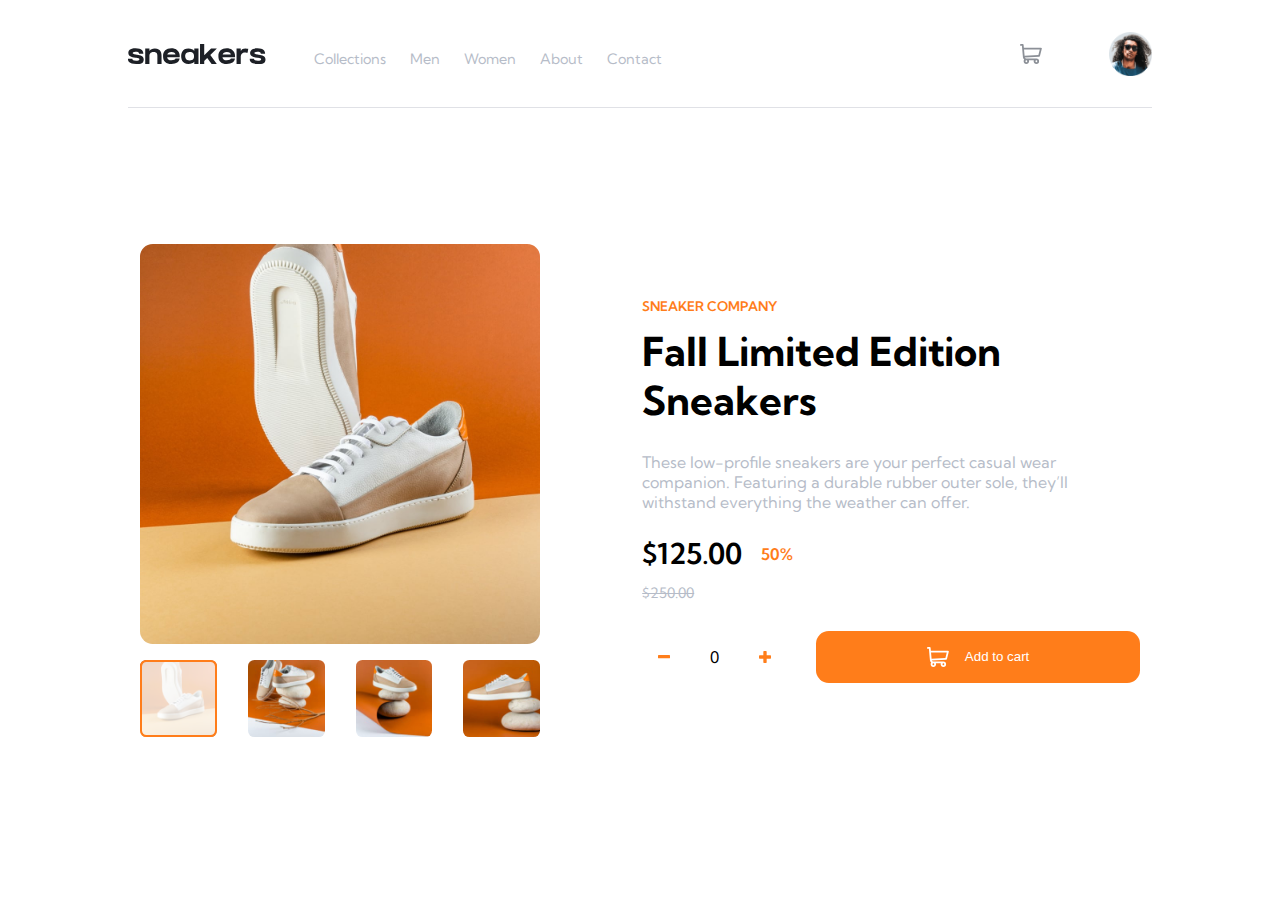
<file: index.html>
<!DOCTYPE html>
<html lang="en">
<head>
  <meta charset="UTF-8">
  <meta name="viewport" content="width=device-width, initial-scale=1.0"> <!-- displays site properly based on user's device -->

  <link rel="icon" type="image/png" sizes="32x32" href="./images/favicon-32x32.png">
  
  <title>Frontend Mentor | E-commerce product page</title>
<link rel="stylesheet" href="style.css">
</head>
<body>
  <div class="container">
    <header class="header">
      <div class="icon-menu">
        <svg width="16" height="15" xmlns="http://www.w3.org/2000/svg"><path d="M16 12v3H0v-3h16Zm0-6v3H0V6h16Zm0-6v3H0V0h16Z" fill="#69707D" fill-rule="evenodd"/></svg>
      </div>
      <div class="logo">
        <svg width="138" height="20" xmlns="http://www.w3.org/2000/svg"><path d="M8.217 20c4.761 0 7.519-.753 7.519-4.606 0-3.4-3.38-4.172-6.66-4.682l-.56-.085-.279-.041-.35-.053c-2.7-.405-3.18-.788-3.18-1.471 0-.478.49-1.331 2.843-1.331 2.455 0 3.493.647 3.493 1.87v.134h4.281v-.133c0-2.389-1.35-5.238-7.774-5.238-5.952 0-7.201 2.584-7.201 4.752 0 3.097 2.763 4.086 7.223 4.675.21.028.433.054.659.081 1.669.197 3.172.42 3.172 1.585 0 1.01-1.615 1.222-3.298 1.222-2.797 0-3.784-.593-3.784-1.92v-.134H.002L0 14.926v.317c.008.79.118 1.913 1.057 2.862C2.303 19.362 4.712 20 8.217 20Zm13.21 0v-7.49c0-2.104.547-4.423 4.176-4.423 3.915 0 3.778 2.777 3.768 4.042V20h4.18v-7.768c0-2.264-.176-7.766-6.732-7.766-2.778 0-4.192.911-5.195 2.28h-.197V4.467H17.22V20h4.207Zm21.959 0c5.094 0 7.787-2.07 8.217-5.405H47.53c-.386 1.02-1.63 1.72-4.143 1.72-2.721 0-3.962-1.03-4.25-3.106h12.527c.24-2.13-.029-5.417-3.026-7.44v.005c-1.312-.915-3.056-1.465-5.251-1.465-5.24 0-8.336 2.772-8.336 7.845 0 5.17 3.02 7.846 8.336 7.846Zm4.099-9.574h-8.188c.486-1.574 1.764-2.431 4.089-2.431 2.994 0 3.755 1.267 4.099 2.431ZM70.499 20V4.457H66.29V6.74h-.176c-1.053-1.377-2.809-2.283-5.677-2.283-6.433 0-7.225 5.293-7.253 7.635v.137c0 2.092.732 7.771 7.241 7.771 2.914 0 4.684-.818 5.734-2.169h.131V20H70.5Zm-8.854-3.623c-3.996 0-4.447-3.032-4.447-4.148 0-1.21.426-4.148 4.455-4.148 3.631 0 4.374 2.044 4.374 4.148 0 2.35-.742 4.148-4.382 4.148ZM88.826 20l-6.529-9.045 6.588-6.488h-5.827l-6.836 6.756V0h-4.187v19.954h4.187V16.94l3.02-2.976L83.6 20h5.226Zm9.9 0c5.094 0 7.786-2.07 8.217-5.405h-4.074c-.387 1.02-1.63 1.72-4.143 1.72-2.721 0-3.962-1.03-4.25-3.106h12.527c.24-2.13-.029-5.417-3.026-7.44v.005c-1.312-.915-3.057-1.465-5.251-1.465-5.24 0-8.336 2.772-8.336 7.845 0 5.17 3.02 7.846 8.336 7.846Zm4.098-9.574h-8.187c.485-1.574 1.763-2.431 4.089-2.431 2.994 0 3.755 1.267 4.098 2.431ZM112.76 20v-6.97c0-2.103.931-4.542 4.05-4.542 1.33 0 2.393.236 2.785.346l.67-3.976c-.728-.16-1.626-.392-2.757-.392-2.665 0-3.622.794-4.486 2.282h-.262V4.466h-4.21V20h4.21Zm17.221 0c4.761 0 7.519-.753 7.519-4.606 0-3.4-3.38-4.172-6.66-4.682l-.56-.085-.279-.041-.349-.053c-2.701-.405-3.181-.788-3.181-1.471 0-.478.49-1.331 2.843-1.331 2.455 0 3.493.647 3.493 1.87v.134h4.282v-.133c0-2.389-1.35-5.238-7.775-5.238-5.952 0-7.201 2.584-7.201 4.752 0 3.097 2.763 4.086 7.224 4.675.21.028.432.054.658.081 1.669.197 3.172.42 3.172 1.585 0 1.01-1.615 1.222-3.298 1.222-2.796 0-3.784-.593-3.784-1.92v-.134h-4.319l-.001.301v.317c.008.79.117 1.913 1.056 2.862 1.246 1.257 3.655 1.895 7.16 1.895Z" fill="#1D2026" fill-rule="nonzero"/></svg>
      </div>
      <nav class="nav-bar">
        <div class="container-nav-bar">
          <svg width="14" height="15" xmlns="http://www.w3.org/2000/svg"><path d="m11.596.782 2.122 2.122L9.12 7.499l4.597 4.597-2.122 2.122L7 9.62l-4.595 4.597-2.122-2.122L4.878 7.5.282 2.904 2.404.782l4.595 4.596L11.596.782Z" fill="#69707D" fill-rule="evenodd"/></svg>
          <ul>
            <li><a href="#">Collections</a></li>
            <li><a href="#">Men</a></li>
            <li><a href="#">Women</a></li>
            <li><a href="#">About</a></li>
            <li><a href="#">Contact</a></li>
          </ul>
        </div>
      </nav>
      <div class="cart-avatar">
        <div class="cart">
          <div class="quantity-products-card">
            
          </div>
          <div class="svg-cart">
            <svg width="22" height="20" xmlns="http://www.w3.org/2000/svg"><path d="M20.925 3.641H3.863L3.61.816A.896.896 0 0 0 2.717 0H.897a.896.896 0 1 0 0 1.792h1l1.031 11.483c.073.828.52 1.726 1.291 2.336C2.83 17.385 4.099 20 6.359 20c1.875 0 3.197-1.87 2.554-3.642h4.905c-.642 1.77.677 3.642 2.555 3.642a2.72 2.72 0 0 0 2.717-2.717 2.72 2.72 0 0 0-2.717-2.717H6.365c-.681 0-1.274-.41-1.53-1.009l14.321-.842a.896.896 0 0 0 .817-.677l1.821-7.283a.897.897 0 0 0-.87-1.114ZM6.358 18.208a.926.926 0 0 1 0-1.85.926.926 0 0 1 0 1.85Zm10.015 0a.926.926 0 0 1 0-1.85.926.926 0 0 1 0 1.85Zm2.021-7.243-13.8.81-.57-6.341h15.753l-1.383 5.53Z" fill="#69707D" fill-rule="nonzero"/></svg>
          </div>
          <article class="cart-card">
            <div class="header-card">
              <h3>Cart</h3>
            </div>
            <div class="horizontal-line"></div>
            <div class="body-card">
              <div class="list-products">
                <div class="empty-phrase">
                  <p>Your cart is empty</p>
                </div>
              </div>
              <button class="btn-card hidden">
                Checkout
              </button>
            </div>
          </article>
        </div>
        <div class="avatar">
          <img src="./images/image-avatar.png" alt="avatar-profile">
        </div>
      </div>
    </header>
    <main class="main">
      <section class="product-images">
        <div class="main-image" id="main-image">
          <div class="direction-icon left-icon">
            <svg width="12" height="18" xmlns="http://www.w3.org/2000/svg"><path d="M11 1 3 9l8 8" stroke="#1D2026" stroke-width="3" fill="none" fill-rule="evenodd"/></svg>
          </div>
          <img src="./images/image-product-1.jpg" alt="">
          <div class="direction-icon right-icon">
            <svg width="13" height="18" xmlns="http://www.w3.org/2000/svg"><path d="m2 1 8 8-8 8" stroke="#1D2026" stroke-width="3" fill="none" fill-rule="evenodd"/></svg>
          </div>
        </div>
        <div class="others-image">
          <div class="other-image selected">
            <img src="./images/image-product-1-thumbnail.jpg" alt="" data-image="./images/image-product-1.jpg">
          </div>
          <div class="other-image">
            <img src="./images/image-product-2-thumbnail.jpg" alt="" data-image="./images/image-product-2.jpg">
          </div>
          <div class="other-image">
            <img src="./images/image-product-3-thumbnail.jpg" alt="" data-image="./images/image-product-3.jpg">
          </div>
          <div class="other-image">
            <img src="./images/image-product-4-thumbnail.jpg" alt="" data-image="./images/image-product-4.jpg">
          </div>
        </div>
      </section>
      <section class="product-descriptions">
        <h5 class="title-company">Sneaker Company</h5>
        <h1 class="title-product">Fall Limited Edition Sneakers</h1>
        <p class="product-paragraph">
          These low-profile sneakers are your perfect casual wear companion. Featuring a 
          durable rubber outer sole, they’ll withstand everything the weather can offer.
        </p>
        <div class="prices">
          <div class="price-container">
            <p class="current-price">$125.00</p>
            <p class="discount-rate">50%</p>
          </div>
          <p class="previous-price">$250.00</p>
        </div>
        <div class="actions-cart">
          <div class="quantity-products">
            <svg class="minus-icon" width="12" height="4" xmlns="http://www.w3.org/2000/svg" xmlns:xlink="http://www.w3.org/1999/xlink"><defs><path d="M11.357 3.332A.641.641 0 0 0 12 2.69V.643A.641.641 0 0 0 11.357 0H.643A.641.641 0 0 0 0 .643v2.046c0 .357.287.643.643.643h10.714Z" id="a"/></defs><use fill="#FF7E1B" fill-rule="nonzero" xlink:href="#a"/></svg>              
            <p class="quantity">0</p>
            <svg class="plus-icon" width="12" height="12" xmlns="http://www.w3.org/2000/svg" xmlns:xlink="http://www.w3.org/1999/xlink"><defs><path d="M12 7.023V4.977a.641.641 0 0 0-.643-.643h-3.69V.643A.641.641 0 0 0 7.022 0H4.977a.641.641 0 0 0-.643.643v3.69H.643A.641.641 0 0 0 0 4.978v2.046c0 .356.287.643.643.643h3.69v3.691c0 .356.288.643.644.643h2.046a.641.641 0 0 0 .643-.643v-3.69h3.691A.641.641 0 0 0 12 7.022Z" id="b"/></defs><use fill="#FF7E1B" fill-rule="nonzero" xlink:href="#b"/></svg>
          </div>
          <button type="submit" class="btn-add-to-cart">
            <svg width="22" height="20" xmlns="http://www.w3.org/2000/svg"><path d="M20.925 3.641H3.863L3.61.816A.896.896 0 0 0 2.717 0H.897a.896.896 0 1 0 0 1.792h1l1.031 11.483c.073.828.52 1.726 1.291 2.336C2.83 17.385 4.099 20 6.359 20c1.875 0 3.197-1.87 2.554-3.642h4.905c-.642 1.77.677 3.642 2.555 3.642a2.72 2.72 0 0 0 2.717-2.717 2.72 2.72 0 0 0-2.717-2.717H6.365c-.681 0-1.274-.41-1.53-1.009l14.321-.842a.896.896 0 0 0 .817-.677l1.821-7.283a.897.897 0 0 0-.87-1.114ZM6.358 18.208a.926.926 0 0 1 0-1.85.926.926 0 0 1 0 1.85Zm10.015 0a.926.926 0 0 1 0-1.85.926.926 0 0 1 0 1.85Zm2.021-7.243-13.8.81-.57-6.341h15.753l-1.383 5.53Z" fill="#69707D" fill-rule="nonzero"/></svg>
            <p class="btn-text">Add to cart</p>
          </button>
        </div>
      </section>
    </main>
  </div>
  <section class="light-box-modal hidden" id="light-box">
    <article class="product-images">
      <div class="main-image" id="main-image-modal">
        <div class="close-icon" id="close-modal">
          <svg width="14" height="15" xmlns="http://www.w3.org/2000/svg"><path d="m11.596.782 2.122 2.122L9.12 7.499l4.597 4.597-2.122 2.122L7 9.62l-4.595 4.597-2.122-2.122L4.878 7.5.282 2.904 2.404.782l4.595 4.596L11.596.782Z" fill="#69707D" fill-rule="evenodd"/></svg>
        </div>
        <div class="direction-icon left-icon">
          <svg width="12" height="18" xmlns="http://www.w3.org/2000/svg"><path d="M11 1 3 9l8 8" stroke="#1D2026" stroke-width="3" fill="none" fill-rule="evenodd"/></svg>
        </div>
        <img src="./images/image-product-1.jpg" alt="">
        <div class="direction-icon right-icon">
          <svg width="13" height="18" xmlns="http://www.w3.org/2000/svg"><path d="m2 1 8 8-8 8" stroke="#1D2026" stroke-width="3" fill="none" fill-rule="evenodd"/></svg>
        </div>
      </div>
      <div class="others-image">
        <div class="other-image selected">
          <img src="./images/image-product-1-thumbnail.jpg" alt="" data-image="./images/image-product-1.jpg">
        </div>
        <div class="other-image">
          <img src="./images/image-product-2-thumbnail.jpg" alt="" data-image="./images/image-product-2.jpg">
        </div>
        <div class="other-image">
          <img src="./images/image-product-3-thumbnail.jpg" alt="" data-image="./images/image-product-3.jpg">
        </div>
        <div class="other-image">
          <img src="./images/image-product-4-thumbnail.jpg" alt="" data-image="./images/image-product-4.jpg">
        </div>
      </div>
    </article>
  </section>

  <template>
    <div class="product-added">
      <img src="./images/image-product-1-thumbnail.jpg" alt="image-product" class="image-product">
      <div class="description-product">
        <div class="title-product-cart"><p>Fall Limited Edition Sneakers</p></div>
        <div class="price-info-cart"></div>
      </div>
      <div class="delete-product-cart">
        <svg width="14" height="16" xmlns="http://www.w3.org/2000/svg" xmlns:xlink="http://www.w3.org/1999/xlink"><defs><path d="M0 2.625V1.75C0 1.334.334 1 .75 1h3.5l.294-.584A.741.741 0 0 1 5.213 0h3.571a.75.75 0 0 1 .672.416L9.75 1h3.5c.416 0 .75.334.75.75v.875a.376.376 0 0 1-.375.375H.375A.376.376 0 0 1 0 2.625Zm13 1.75V14.5a1.5 1.5 0 0 1-1.5 1.5h-9A1.5 1.5 0 0 1 1 14.5V4.375C1 4.169 1.169 4 1.375 4h11.25c.206 0 .375.169.375.375ZM4.5 6.5c0-.275-.225-.5-.5-.5s-.5.225-.5.5v7c0 .275.225.5.5.5s.5-.225.5-.5v-7Zm3 0c0-.275-.225-.5-.5-.5s-.5.225-.5.5v7c0 .275.225.5.5.5s.5-.225.5-.5v-7Zm3 0c0-.275-.225-.5-.5-.5s-.5.225-.5.5v7c0 .275.225.5.5.5s.5-.225.5-.5v-7Z" id="a"/></defs><use fill="#C3CAD9" fill-rule="nonzero" xlink:href="#a"/></svg>
      </div>
    </div>
  </template>

<script src="index.js"></script>
</body>
</html>
</file>
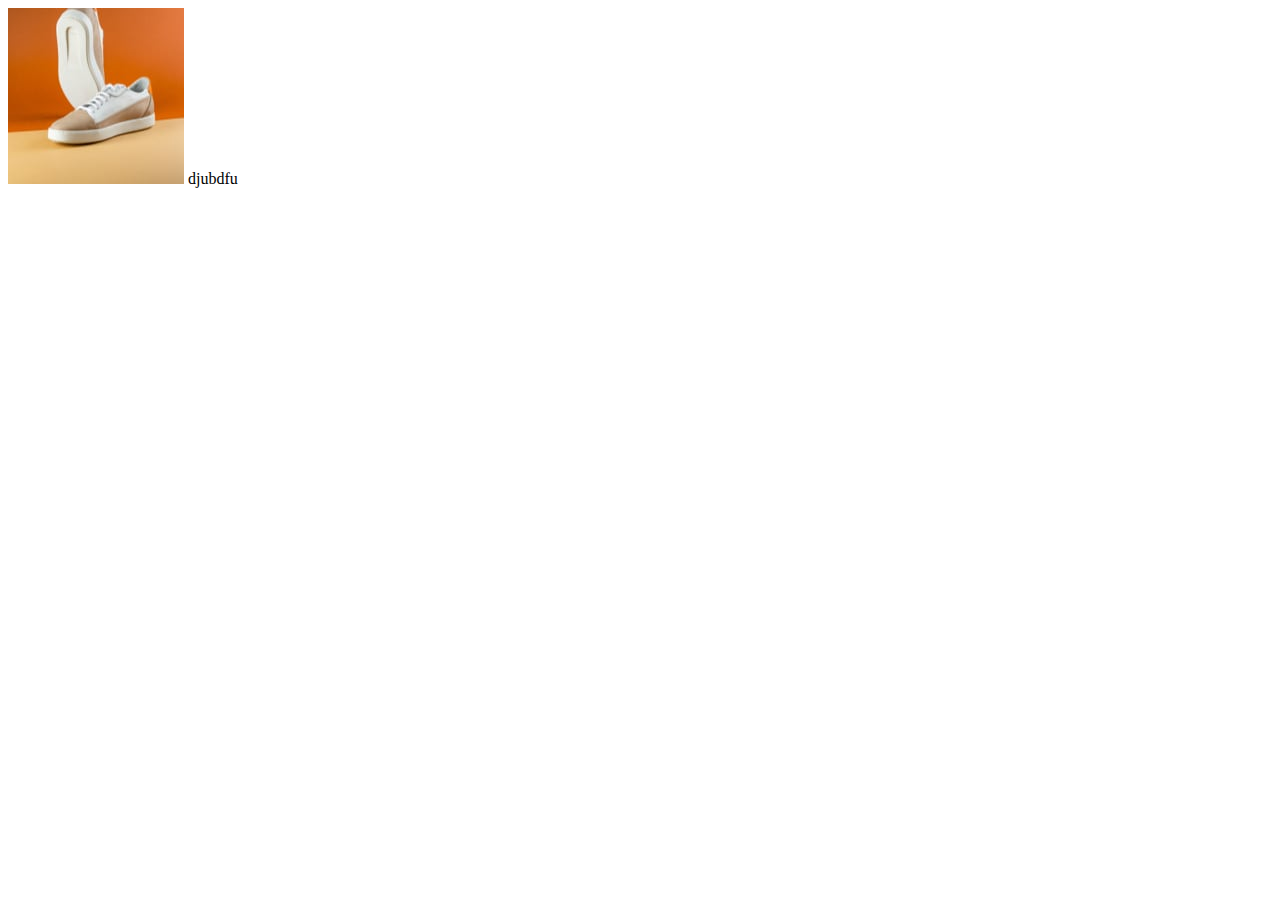
<file: index2.html>
<!DOCTYPE html>
<html lang="en">
<head>
    <meta charset="UTF-8">
    <meta http-equiv="X-UA-Compatible" content="IE=edge">
    <meta name="viewport" content="width=device-width, initial-scale=1.0">
    <title>Document</title>
</head>
<body>
    <div class="image">
        <img src="./images/image-product-1-thumbnail.jpg" alt="">
        djubdfu
    </div>
</body>
</html>
</file>
<file: style.css>
@import url('https://fonts.googleapis.com/css2?family=Kumbh+Sans:wght@400;700&display=swap');
*{
    margin: 0;
    padding: 0;
    box-sizing: border-box;
}
:root{
    --orange:hsl(26, 100%, 55%);
    --pale-orage:hsl(25, 91%, 79%);
    --very-dark-blue: hsl(220, 13%, 13%);
    --Dark-grayish-blue: hsl(219, 9%, 45%);
    --grayish-blue: hsl(220, 14%, 75%);
    --gray-blue: hsl(220, 5%, 57%);
    --light-grayish-blue: hsl(230, 11%, 89%);
    --white: hsl(0, 0%, 100%);
    --lighbox-bg: hsla(0, 0%, 0%, 0.75);
}
body{
    font-size: 16px;
    font-family: 'Kumbh Sans', sans-serif;
    position: relative;
    min-height: 100vh;
}
a{
    text-decoration: none;
    color: inherit;
}
ul{
    list-style: none;
}
img{
    display: block;
}


.container{
    padding: 0 8rem;
}

/**
 * 01. HEADER
 *
 * -------------------------------------------------------------------
 */
.header{
    display: flex;
    align-items: baseline;
    padding: 1.5rem 0;
    position: relative;
}
.header:after{
    content: '';
    position: absolute;
    bottom: 0;
    width: 100%;
    border-top: 1px solid var(--light-grayish-blue);
}
.icon-menu{
    display: none;
}

/* LOGO */
.logo{
    margin-right: 3rem;
    display: flex;
    align-items: center;
}

/* NAV-BAR */
.nav-bar ul{
    height: 100%;
    display: flex;
    gap: 1.5rem;
}
.nav-bar svg{
    display: none;
}
.nav-bar ul li a{
    display: flex;
    align-items: center;
    height: 100%;
    color: var(--grayish-blue);
    font-size: 0.9rem;
}
.nav-bar ul li{
    position: relative;
}
.nav-bar ul li a:hover{
    color: var(--Dark-grayish-blue);
}
.nav-bar ul li a:hover:after{
    content: '';
    position: absolute;
    bottom: -2.5rem;
    z-index: 999;
    border-top: 3px solid var(--orange);
    width: 100%;
}

/* CART-AVATAR */
.cart-avatar{
    margin-left: auto;
    display: flex;
    align-items: center;
    gap: 3rem;
}
.cart{
    height: 60px;
    width: 60px;
    display: flex;
    justify-content: center;
    align-items: center;
    position: relative;
}
.cart .quantity-products-card{
    position: absolute;
    top: 15px;
    right: 12px;
    
    background-color: var(--orange);
    color: var(--white);
    font-size: 0.6rem;

    border-radius: 8px;
    display: none;
    justify-content: center;
    align-items: center;
    
    height: 13px;
    width: 20px;
}

.svg-cart{
    width: 100%;
    height: 100%;
    cursor: pointer;
    display: flex;
    justify-content: center;
    align-items: center;
}
.cart:hover .cart-card{
    display: block;
}
.svg-cart svg path{
    fill: var(--gray-blue);
}
.svg-cart:hover svg path{
    fill: var(--very-dark-blue);
}

/* CART-CARD */
.cart-card{
    display: none;
    position: absolute;
    top: 100%;
    z-index: 997;
    border-radius: 10px;
    min-width: 340px;
    /* min-height: 200px; */
    background-color: #fff;
    box-shadow: 0 7px 20px rgb(177, 177, 177);
}
.cart-card .header-card{
    padding: 1rem;
}
.cart-card .horizontal-line{
    border-top: 1px solid var(--light-grayish-blue);
}
.cart-card .body-card{
    min-height: 180px;
    padding: 1rem;    
    display: flex;
    flex-direction: column;
    justify-content: center;
    gap: 1.5rem;
}
.cart-card .list-products{
    display: flex;
    flex-direction: column;
    gap: 1rem;
}
.cart-card .list-products .empty-phrase{
    height: 100%;
    display: flex;
    justify-content: center;
    align-items: center;
}
.cart-card .product-added{
    display: flex;
    align-items: center;
    justify-content: space-between;
}
.cart-card .product-added img{
    width: 50px;
    border-radius: 5px;
}
.cart-card .description-product{
    color: var(--gray-blue);
    font-size: 0.9rem;
    display: flex;
    flex-direction: column;
    gap: 5px;
}
.cart-card .description-product span{
    margin-left: 0.5rem;
    color: var(--very-dark-blue);
    font-weight: 600;
}
.delete-product-cart:hover{
    cursor: pointer;
}
.delete-product-cart:hover svg use{
    fill: var(--Dark-grayish-blue);
}
.btn-card{
    background-color: var(--orange);
    padding: 1rem 0;
    border-radius: 0.6rem;
    border: 0;
    color: var(--white);
    font-weight: 600;
    cursor: pointer;
}
.btn-card:hover{
    background-color: var(--pale-orage);
}

/* AVATAR */
.avatar{
    height: 2.7rem;
    cursor: pointer;
}
.avatar:hover img{
    border: 2px solid var(--orange);
    border-radius: 50%;
}
.avatar img{
    height: 100%;
    transition: border 0.2s;
}

/**
 * 02. MAIN
 *
 * -------------------------------------------------------------------
 */

.main{
    min-height: 550px;
    height: 85vh;
    max-width: 1020px;
    margin: 0 auto;
    display: flex;
    justify-content: center;
    align-items: center;
    gap: 10%;
}

/* IMAGES OF PRODUCTS */
.product-images{
    width: 25rem;
    display: flex;
    flex-direction: column;
    gap: 1rem;
}
.main-image svg{
    display: none;
}
.main-image img{
    width: 100%;
    border-radius: 0.8rem;
    cursor: pointer;
}
.others-image{
    display: flex;
    justify-content: space-between;
}
.others-image img{
    width: 5.2rem;
    border-radius: 0.4rem;
}


.others-image .other-image{
    cursor: pointer;
    width: 6vw;
    position: relative;
}
.others-image .other-image img{
    width: 100%;
}
.others-image .other-image:hover::before{
    content:'';
	position: absolute;
    top: 0;
	bottom: 0;
	left: 0;
	right: 0;
	background-color: rgba(255, 255, 255, 0.5);
    border-radius: 0.4rem;
}
.others-image .other-image.selected::before{
    content:'';
	position: absolute;
    top: 0;
	bottom: 0;
	left: 0;
	right: 0;
	background-color: rgba(255, 255, 255, 0.77);
    border-radius: 0.4rem;
    border: 2px solid var(--orange);
}



/* DESCRIPTION OF PRODUCT */
.product-descriptions{
    width: 31.1rem;
    display: flex;
    flex-direction: column;
    gap: 0.8rem;
}
.title-company{
    text-transform: uppercase;
    color: var(--orange);
    font-weight: 600;
}
.title-product{
    font-size: 2.5rem;
}
.product-paragraph{
    color: var(--grayish-blue);
    padding: 0.9rem 0 0.7rem;
}
.price-container{
    display: flex;
    align-items: center;
    gap: 1.2rem;
}
.current-price{
    font-size: 1.8rem;
    font-weight: 600;
}
.discount-rate{
    color: var(--orange);
    font-weight: 600;
}
.previous-price{
    margin-top: 0.8rem;
    color: var(--grayish-blue);
    text-decoration: line-through;
    font-size: 0.9rem;
}
.actions-cart{
    display: flex;
    justify-content: space-between;
    padding-top: 1rem;
}
.quantity-products{
    display: flex;
    align-items: center;
    gap: 2.5rem;
    padding: 0 1rem;
}
.quantity-products svg{
    cursor: pointer;
}
.quantity-products>svg:hover use{
    fill: var(--pale-orage);
}
.btn-add-to-cart{
    padding: 1rem 0;
    width: 65%;
    min-width: 90px;
    background-color: var(--orange);
    border-radius: 0.8rem;
    color: var(--white);
    border: none;
    display: flex;
    align-items: center;
    justify-content: center;
    gap: 1rem;
    cursor: pointer;
    transition: all 0.4s;
}
.btn-add-to-cart:hover{
    background-color: var(--pale-orage);
}
.btn-add-to-cart svg path{
    fill: var(--white);
}


/**
 * 03. LIGHTBOX
 *
 * -------------------------------------------------------------------
 */
.light-box-modal{
    position: absolute;
    top: 0;
    right: 0;
    bottom: 0;
    left: 0;
    margin: auto;
    z-index: 998;
    display: flex;
    justify-content: center;
    align-items: center;
    background-color: var(--lighbox-bg);
}
.light-box-modal .product-images{
    width: 33vw;
    max-width: 510px;
    min-width: 400px;
}
.light-box-modal>.product-images>.others-image{
    padding: 0 2rem;
}
.light-box-modal .others-image .other-image{
    cursor: pointer;
    width: 80px;
    position: relative;
}
.light-box-modal .main-image svg{
    display: block;
}
.light-box-modal .main-image{
    position: relative;
}
.light-box-modal .main-image .direction-icon{
    position: absolute;
    height: 45px;
    width: 45px;
    background-color: #fff;
    border-radius: 50%;
    top: 0;
    bottom: 0;
    margin: auto;
    display: flex;
    justify-content: center;
    align-items: center;
    cursor: pointer;
}
.light-box-modal .main-image .direction-icon:hover svg path{
    stroke: var(--orange);
}
.light-box-modal .main-image .left-icon{
    left: -22.5px;
}
.light-box-modal .main-image .right-icon{
    right: -22.5px;
}

.light-box-modal .main-image .close-icon{
    width: 40px;
    height: 40px;
    margin-left: auto;
    display: flex;
    justify-content: flex-end;
    align-items: center;
    cursor: pointer;
}
.light-box-modal .main-image .close-icon:hover svg path{
    stroke: var(--orange);
    fill: var(--orange); 
}
.light-box-modal .main-image .close-icon svg path{
    stroke: var(--white);
    fill: var(--white);
}



@media (max-width:960px){
    .container{
        padding: 0;
    }
    .icon-menu{
        display: flex;
        justify-content: center;
        align-items: center;
        margin-right: 1rem;
        cursor: pointer;
    }
    .nav-bar{
        position: fixed;
        top: 0;
        left: 0;
        width: 100vw;
        height: 100vh;
        background-color: var(--lighbox-bg);
        z-index: 2000;
        display: none;
    }
    .container-nav-bar{
        position: fixed;
        left: 0;
        top: 0;
        padding: 1.5rem;
        display: flex;
        flex-direction: column;
        gap: 2.5rem;
        width: 60vw;
        height: 100vh;
        background-color: #fff;
        z-index: 1050;
    }
    .nav-bar svg{
        display: block;
        cursor: pointer;
    }
    .nav-bar ul{
        display: flex;
        flex-direction: column;
    }
    .nav-bar ul li a{
        color: var(--very-dark-blue);
        font-weight: 700;
        font-size: 1rem;
    }
    .nav-bar ul li a:hover:after{
        display: none;
    }
    .header{
        padding: 1rem 1.5rem;
    }
    
    .cart-avatar{
        gap: 1rem;
    }
    .cart{
        height: auto;
        width: auto;
        display: flex;
        justify-content: center;
        align-items: center;
        position: static;
    }
    .cart-card{
        top: 115%;
        left: 0.5rem;
        right: 0.5rem;
        margin: auto;
        min-width: auto;
    }

    .cart .quantity-products-card{
        top: 16px;
        right: 65px;
    }
        /* AVATAR */
    .avatar{
        height: 2rem;
    }

    .header:after{
        display: none;
    }
    .main{
        height: auto;
        width: 100%;
        flex-direction: column;
        gap: 0;
    }
    .product-images{
        width: 100%;
    }
    .main-image{
        position: relative;
        /* z-index: -1; */
    }
    .main-image img{
        width: 100%;
        height: 280px;
        object-fit: cover;
        object-position: center top;
        border-radius: 0;
        cursor: auto;
    }

    .main-image .direction-icon{
        position: absolute;
        height: 45px;
        width: 45px;
        background-color: #fff;
        border-radius: 50%;
        top: 0;
        bottom: 0;
        margin: auto;
        display: flex;
        justify-content: center;
        align-items: center;
        cursor: pointer;
    }
    .main-image .direction-icon svg{
        display: block;
    }
    .main-image .direction-icon:hover svg path{
        stroke: var(--orange);
    }
    .main-image .left-icon{
        left: 1rem;
    }
    .main-image .right-icon{
        right: 1rem;
    }
    .others-image {
        display: none;
    }
    .product-descriptions{
        width: 100%;
        padding: 1.5rem;
    }
    .title-product{
        font-size: 1.8rem;
    }
    .product-paragraph{
        padding: 0.7rem 0;
    }
    .prices{
        display: flex;
        justify-content: space-between;
        align-items: center;
    }
    .previous-price{
        margin-top: 0;
    }
    .actions-cart{
        display: flex;
        flex-direction: column;
        justify-content: space-between;
    }
    .quantity-products{
        display: flex;
        justify-content: space-between;
        align-items: center;
        padding: 0 1.5rem 2rem;
    }
    .quantity-products svg{
        cursor: pointer;
    }
    .quantity-products>svg:hover use{
        fill: var(--pale-orage);
    }
    .btn-add-to-cart{
        width: 100%;
        padding: auto;
    }
    .light-box-modal .product-images{
        width: 80vw;
        gap: 1.5rem;
    }
}


.hidden{
    display: none;
}
.d-block{
    display: block;
}
</file>
